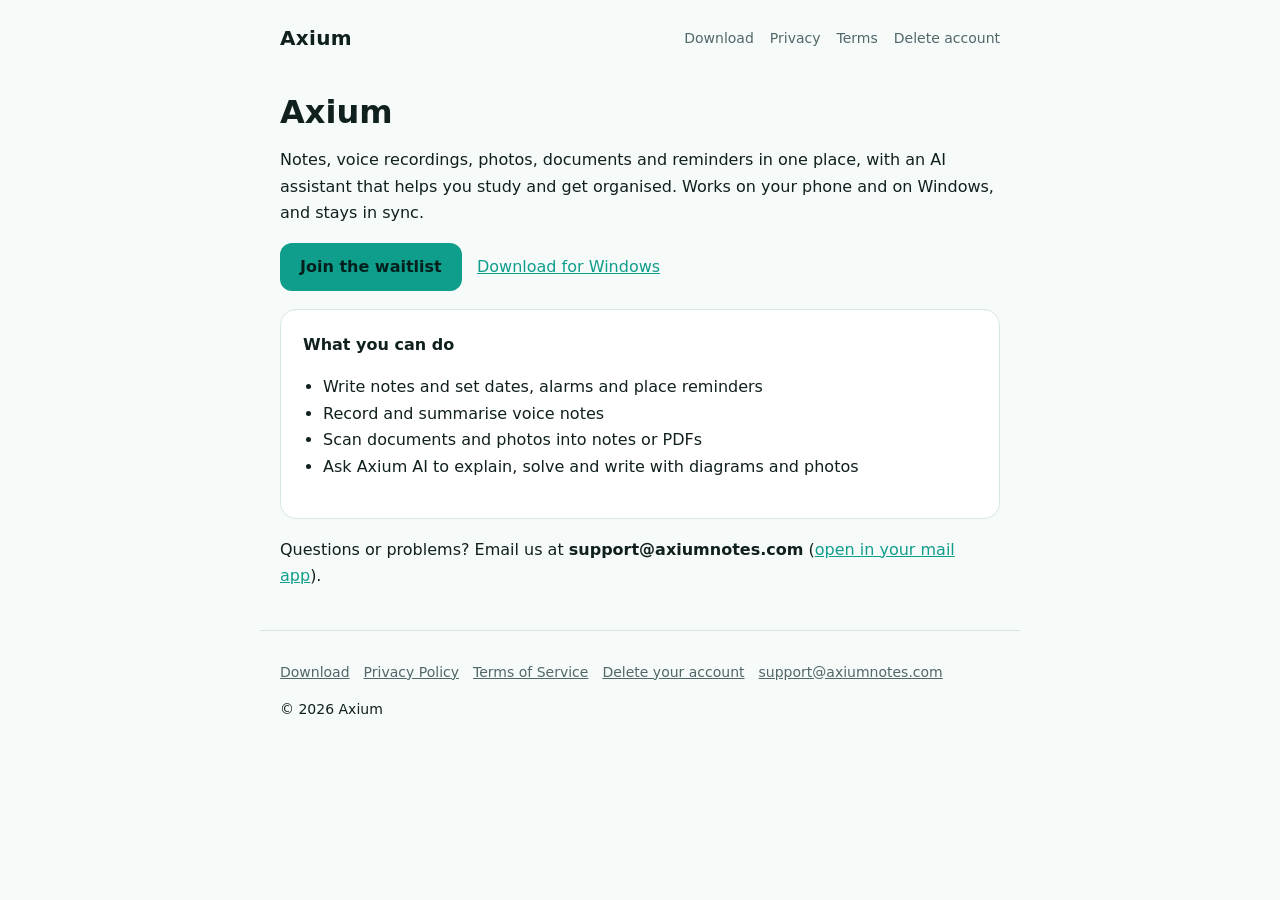
<file: index.html>
<!doctype html>
<html lang="en"><head><meta charset="utf-8"><meta name="viewport" content="width=device-width,initial-scale=1">
<title>Axium – notes, reminders and AI</title><meta name="description" content="Axium notes app"><link rel="stylesheet" href="/style.css"></head>
<body><header><a class="logo" href="/">Axium</a><nav><a href="/download.html">Download</a><a href="/privacy.html">Privacy</a><a href="/terms.html">Terms</a><a href="/delete-account.html">Delete account</a></nav></header>
<main>
<h1>Axium</h1><p>Notes, voice recordings, photos, documents and reminders in one place, with an AI assistant that helps you study and get organised. Works on your phone and on Windows, and stays in sync.</p>
<p><a class="btn" href="/waitlist.html">Join the waitlist</a> &nbsp; <a href="/download.html">Download for Windows</a></p>
<div class="card"><b>What you can do</b><ul><li>Write notes and set dates, alarms and place reminders</li><li>Record and summarise voice notes</li><li>Scan documents and photos into notes or PDFs</li><li>Ask Axium AI to explain, solve and write with diagrams and photos</li></ul></div>
<p>Questions or problems? Email us at <b>support@axiumnotes.com</b> (<a href="mailto:support@axiumnotes.com">open in your mail app</a>).</p></main>
<footer><a href="/download.html">Download</a><a href="/privacy.html">Privacy Policy</a><a href="/terms.html">Terms of Service</a><a href="/delete-account.html">Delete your account</a><a href="mailto:support@axiumnotes.com">support@axiumnotes.com</a><p>© 2026 Axium</p></footer></body></html>
</file>
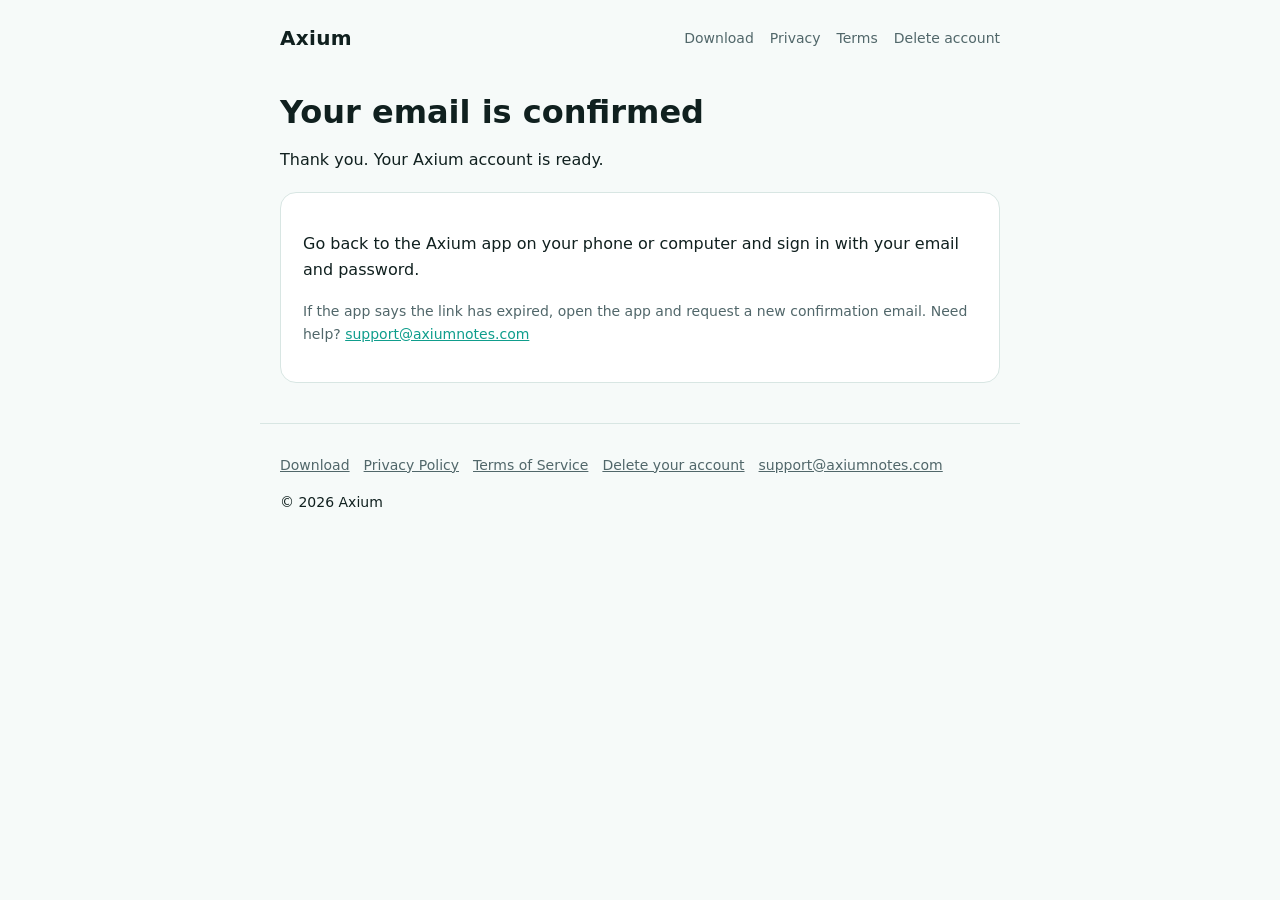
<file: confirmed.html>
<!doctype html>
<html lang="en"><head><meta charset="utf-8"><meta name="viewport" content="width=device-width,initial-scale=1">
<title>Email confirmed – Axium</title><meta name="description" content=""><link rel="stylesheet" href="/style.css"></head>
<body><header><a class="logo" href="/">Axium</a><nav><a href="/download.html">Download</a><a href="/privacy.html">Privacy</a><a href="/terms.html">Terms</a><a href="/delete-account.html">Delete account</a></nav></header>
<main>
<h1>Your email is confirmed</h1><p>Thank you. Your Axium account is ready.</p>
<div class="card"><p>Go back to the Axium app on your phone or computer and sign in with your email and password.</p><p class="mut">If the app says the link has expired, open the app and request a new confirmation email. Need help? <a href="mailto:support@axiumnotes.com">support@axiumnotes.com</a></p></div></main>
<footer><a href="/download.html">Download</a><a href="/privacy.html">Privacy Policy</a><a href="/terms.html">Terms of Service</a><a href="/delete-account.html">Delete your account</a><a href="mailto:support@axiumnotes.com">support@axiumnotes.com</a><p>© 2026 Axium</p></footer></body></html>
</file>
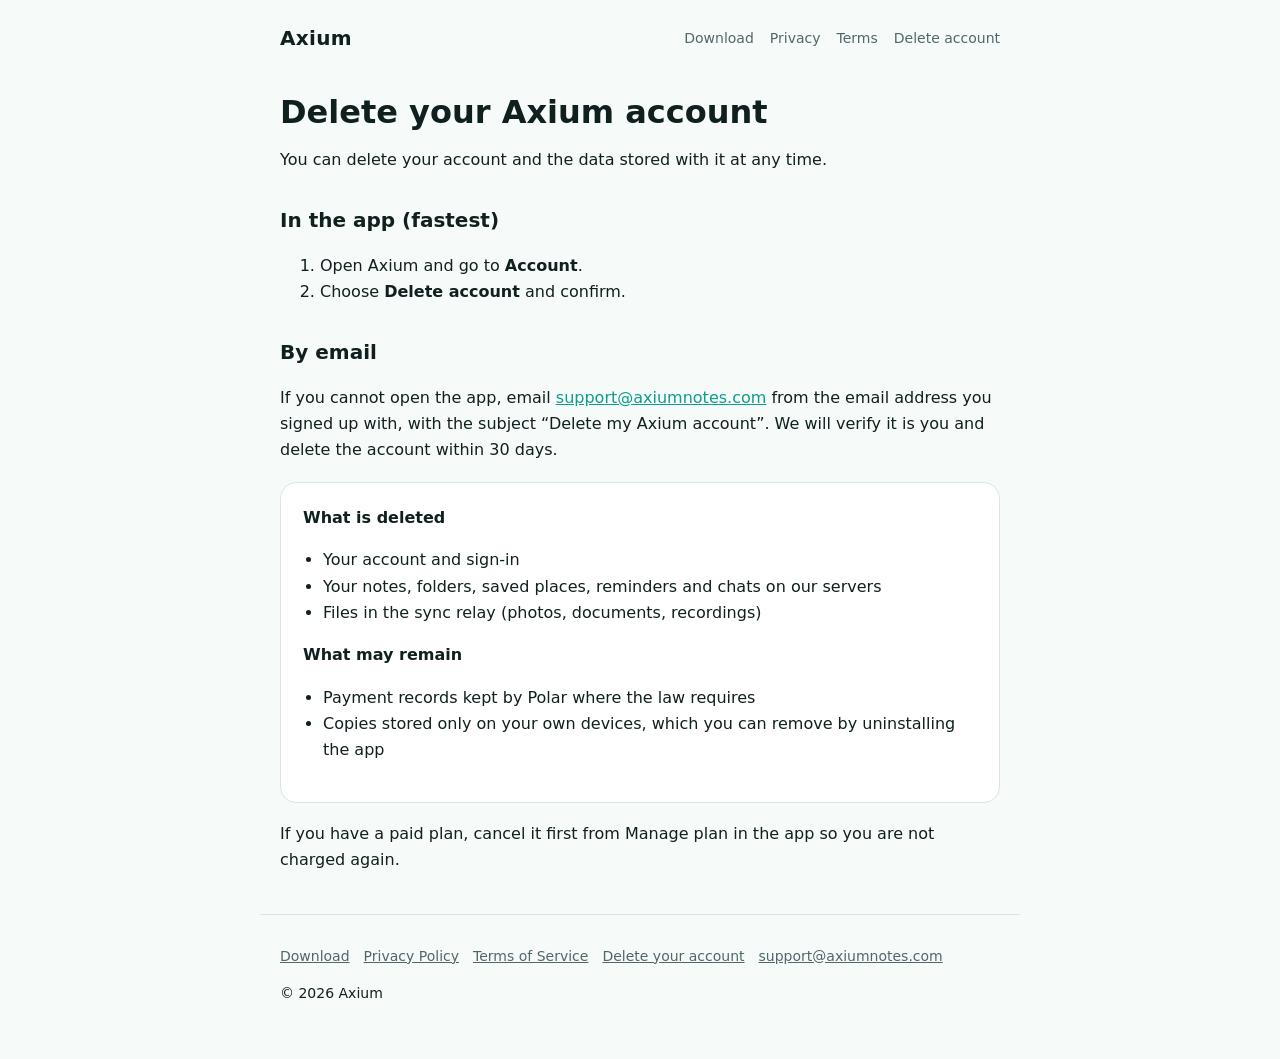
<file: delete-account.html>
<!doctype html>
<html lang="en"><head><meta charset="utf-8"><meta name="viewport" content="width=device-width,initial-scale=1">
<title>Delete your account – Axium</title><meta name="description" content="How to delete your Axium account and data"><link rel="stylesheet" href="/style.css"></head>
<body><header><a class="logo" href="/">Axium</a><nav><a href="/download.html">Download</a><a href="/privacy.html">Privacy</a><a href="/terms.html">Terms</a><a href="/delete-account.html">Delete account</a></nav></header>
<main>
<h1>Delete your Axium account</h1>
<p>You can delete your account and the data stored with it at any time.</p>
<h2>In the app (fastest)</h2><ol><li>Open Axium and go to <b>Account</b>.</li><li>Choose <b>Delete account</b> and confirm.</li></ol>
<h2>By email</h2><p>If you cannot open the app, email <a href="mailto:support@axiumnotes.com?subject=Delete%20my%20Axium%20account">support@axiumnotes.com</a> from the email address you signed up with, with the subject “Delete my Axium account”. We will verify it is you and delete the account within 30 days.</p>
<div class="card"><b>What is deleted</b><ul><li>Your account and sign-in</li><li>Your notes, folders, saved places, reminders and chats on our servers</li><li>Files in the sync relay (photos, documents, recordings)</li></ul>
<b>What may remain</b><ul><li>Payment records kept by Polar where the law requires</li><li>Copies stored only on your own devices, which you can remove by uninstalling the app</li></ul></div>
<p>If you have a paid plan, cancel it first from Manage plan in the app so you are not charged again.</p></main>
<footer><a href="/download.html">Download</a><a href="/privacy.html">Privacy Policy</a><a href="/terms.html">Terms of Service</a><a href="/delete-account.html">Delete your account</a><a href="mailto:support@axiumnotes.com">support@axiumnotes.com</a><p>© 2026 Axium</p></footer></body></html>
</file>
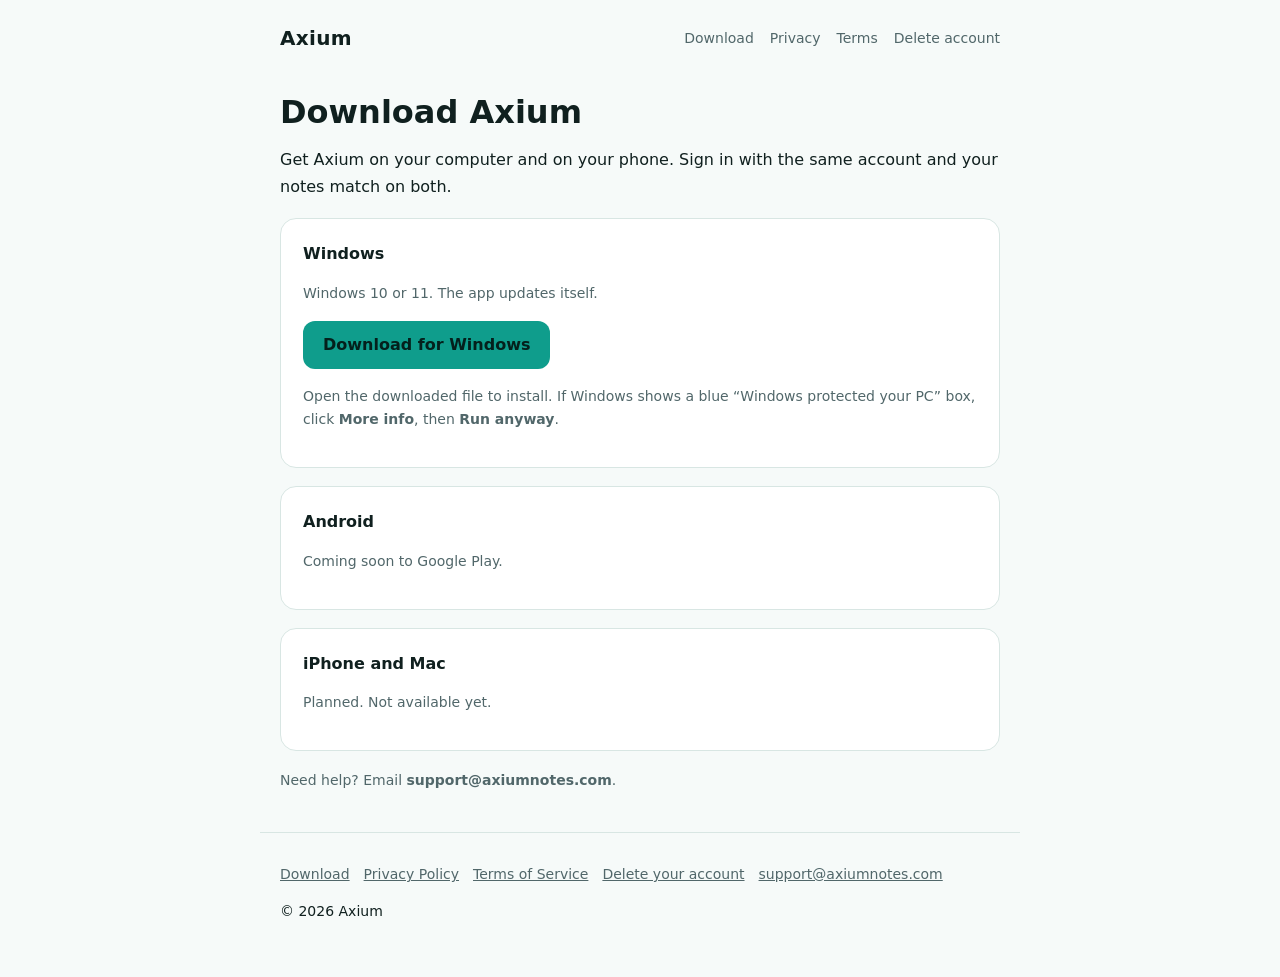
<file: download.html>
<!doctype html>
<html lang="en"><head><meta charset="utf-8"><meta name="viewport" content="width=device-width,initial-scale=1">
<title>Download Axium</title><meta name="description" content=""><link rel="stylesheet" href="/style.css"></head>
<body><header><a class="logo" href="/">Axium</a><nav><a href="/download.html">Download</a><a href="/privacy.html">Privacy</a><a href="/terms.html">Terms</a><a href="/delete-account.html">Delete account</a></nav></header>
<main>
<h1>Download Axium</h1>
<p>Get Axium on your computer and on your phone. Sign in with the same account and your notes match on both.</p>
<div class="card"><b>Windows</b>
<p class="mut">Windows 10 or 11. The app updates itself.</p>
<p><a class="btn" id="dl" href="https://github.com/harshanaabishek-2004/mynotes-releases/releases/latest">Download for Windows</a></p><p class="mut" id="ver"></p>
<p class="mut">Open the downloaded file to install. If Windows shows a blue “Windows protected your PC” box, click <b>More info</b>, then <b>Run anyway</b>.</p></div>
<div class="card"><b>Android</b>
<p class="mut">Coming soon to Google Play.</p></div>
<div class="card"><b>iPhone and Mac</b>
<p class="mut">Planned. Not available yet.</p></div>
<p class="mut">Need help? Email <b>support@axiumnotes.com</b>.</p>
<script>
(function(){
fetch("https://api.github.com/repos/harshanaabishek-2004/mynotes-releases/releases/latest")
.then(function(r){return r.json()})
.then(function(j){
  var a=(j.assets||[]).filter(function(x){return /\.msi$/i.test(x.name)})[0];
  if(a){document.getElementById("dl").href=a.browser_download_url;
    document.getElementById("ver").textContent="Latest version: "+(j.tag_name||"").replace(/^v/,"");}
}).catch(function(){});
})();
</script></main>
<footer><a href="/download.html">Download</a><a href="/privacy.html">Privacy Policy</a><a href="/terms.html">Terms of Service</a><a href="/delete-account.html">Delete your account</a><a href="mailto:support@axiumnotes.com">support@axiumnotes.com</a><p>© 2026 Axium</p></footer></body></html>
</file>
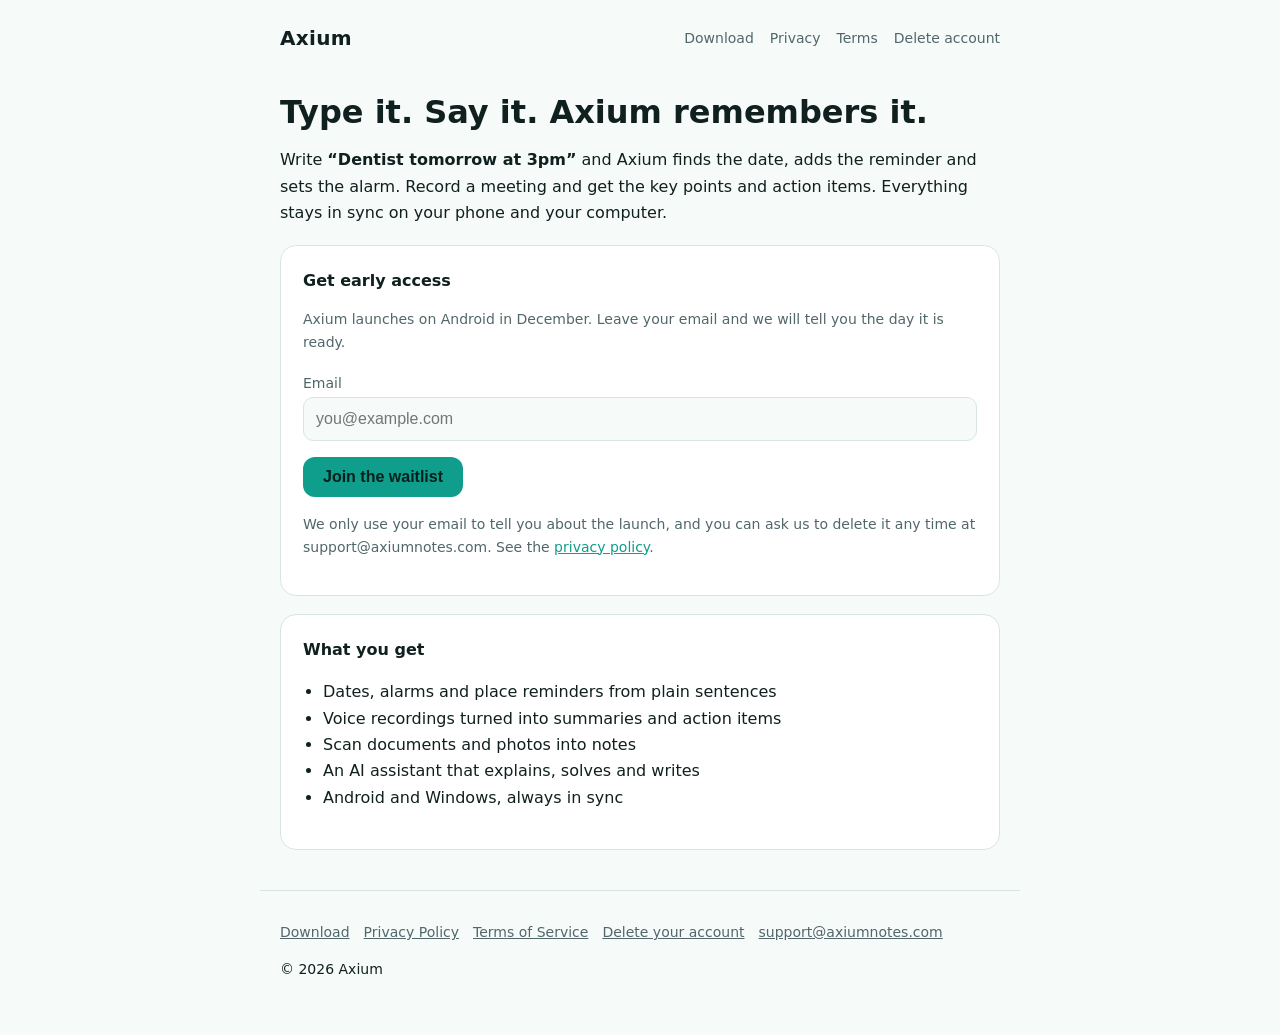
<file: new waitlist.html>
<!doctype html>
<html lang="en"><head><meta charset="utf-8"><meta name="viewport" content="width=device-width,initial-scale=1">
<title>Join the Axium waitlist</title><meta name="description" content="Axium turns what you type or say into reminders, alarms and summaries. Join the waitlist for the launch."><link rel="stylesheet" href="/style.css"></head>
<body><header><a class="logo" href="/">Axium</a><nav><a href="/download.html">Download</a><a href="/privacy.html">Privacy</a><a href="/terms.html">Terms</a><a href="/delete-account.html">Delete account</a></nav></header>
<main>
<h1>Type it. Say it. Axium remembers it.</h1>
<p>Write <b>“Dentist tomorrow at 3pm”</b> and Axium finds the date, adds the reminder and sets the alarm. Record a meeting and get the key points and action items. Everything stays in sync on your phone and your computer.</p>
<div class="card" id="box">
<b>Get early access</b>
<p class="mut">Axium launches on Android in December. Leave your email and we will tell you the day it is ready.</p>
<form id="f">
<p><label for="em" class="mut">Email</label><br><input id="em" type="email" autocomplete="email" required maxlength="200" placeholder="you@example.com" style="width:100%;padding:12px;border-radius:10px;border:1px solid var(--line);background:var(--bg);color:var(--text);font-size:16px"></p>
<p><button class="btn" id="go" type="submit" style="border:0;cursor:pointer;font-size:16px">Join the waitlist</button></p>
<p class="mut" id="msg" role="status"></p>
</form>
<p class="mut">We only use your email to tell you about the launch, and you can ask us to delete it any time at support@axiumnotes.com. See the <a href="/privacy.html">privacy policy</a>.</p>
</div>
<div class="card"><b>What you get</b><ul><li>Dates, alarms and place reminders from plain sentences</li><li>Voice recordings turned into summaries and action items</li><li>Scan documents and photos into notes</li><li>An AI assistant that explains, solves and writes</li><li>Android and Windows, always in sync</li></ul></div>
<script>
(function(){
var URL="https://qxzzrsvssgluujjjcavz.supabase.co",KEY="eyJhbGciOiJIUzI1NiIsInR5cCI6IkpXVCJ9.eyJpc3MiOiJzdXBhYmFzZSIsInJlZiI6InF4enpyc3Zzc2dsdXVqampjYXZ6Iiwicm9sZSI6ImFub24iLCJpYXQiOjE3OTIxNTEwMDUsImV4cCI6MjEwNzcyNzAwNX0.sgMoJZ9m4okjG131yWoy693e7PRnOSyh1r1Zmb2P-60";
var f=document.getElementById("f"),msg=document.getElementById("msg"),go=document.getElementById("go");
var src="";try{src=(new URLSearchParams(location.search).get("src")||"").slice(0,40);}catch(e){}
f.addEventListener("submit",function(e){
  e.preventDefault();
  var em=document.getElementById("em").value.trim();
  go.disabled=true;msg.textContent="Saving…";
  fetch(URL+"/rest/v1/rpc/join_waitlist",{method:"POST",headers:{"apikey":KEY,"Authorization":"Bearer "+KEY,"Content-Type":"application/json"},body:JSON.stringify({p_email:em,p_source:src})})
  .then(function(r){return r.text().then(function(t){return{ok:r.ok,t:t}})})
  .then(function(x){
    if(x.ok){f.innerHTML="<p><b>You are on the list.</b> We will email you when Axium is ready.</p>";}
    else{go.disabled=false;msg.textContent=x.t.indexOf("invalid_email")>=0?"That email does not look right. Please check it.":"Something went wrong. Please try again in a minute.";}
  }).catch(function(){go.disabled=false;msg.textContent="Could not reach the server. Check your connection and try again.";});
});
})();
</script>
</main>
<footer><a href="/download.html">Download</a><a href="/privacy.html">Privacy Policy</a><a href="/terms.html">Terms of Service</a><a href="/delete-account.html">Delete your account</a><a href="mailto:support@axiumnotes.com">support@axiumnotes.com</a><p>© 2026 Axium</p></footer></body></html>
</file>
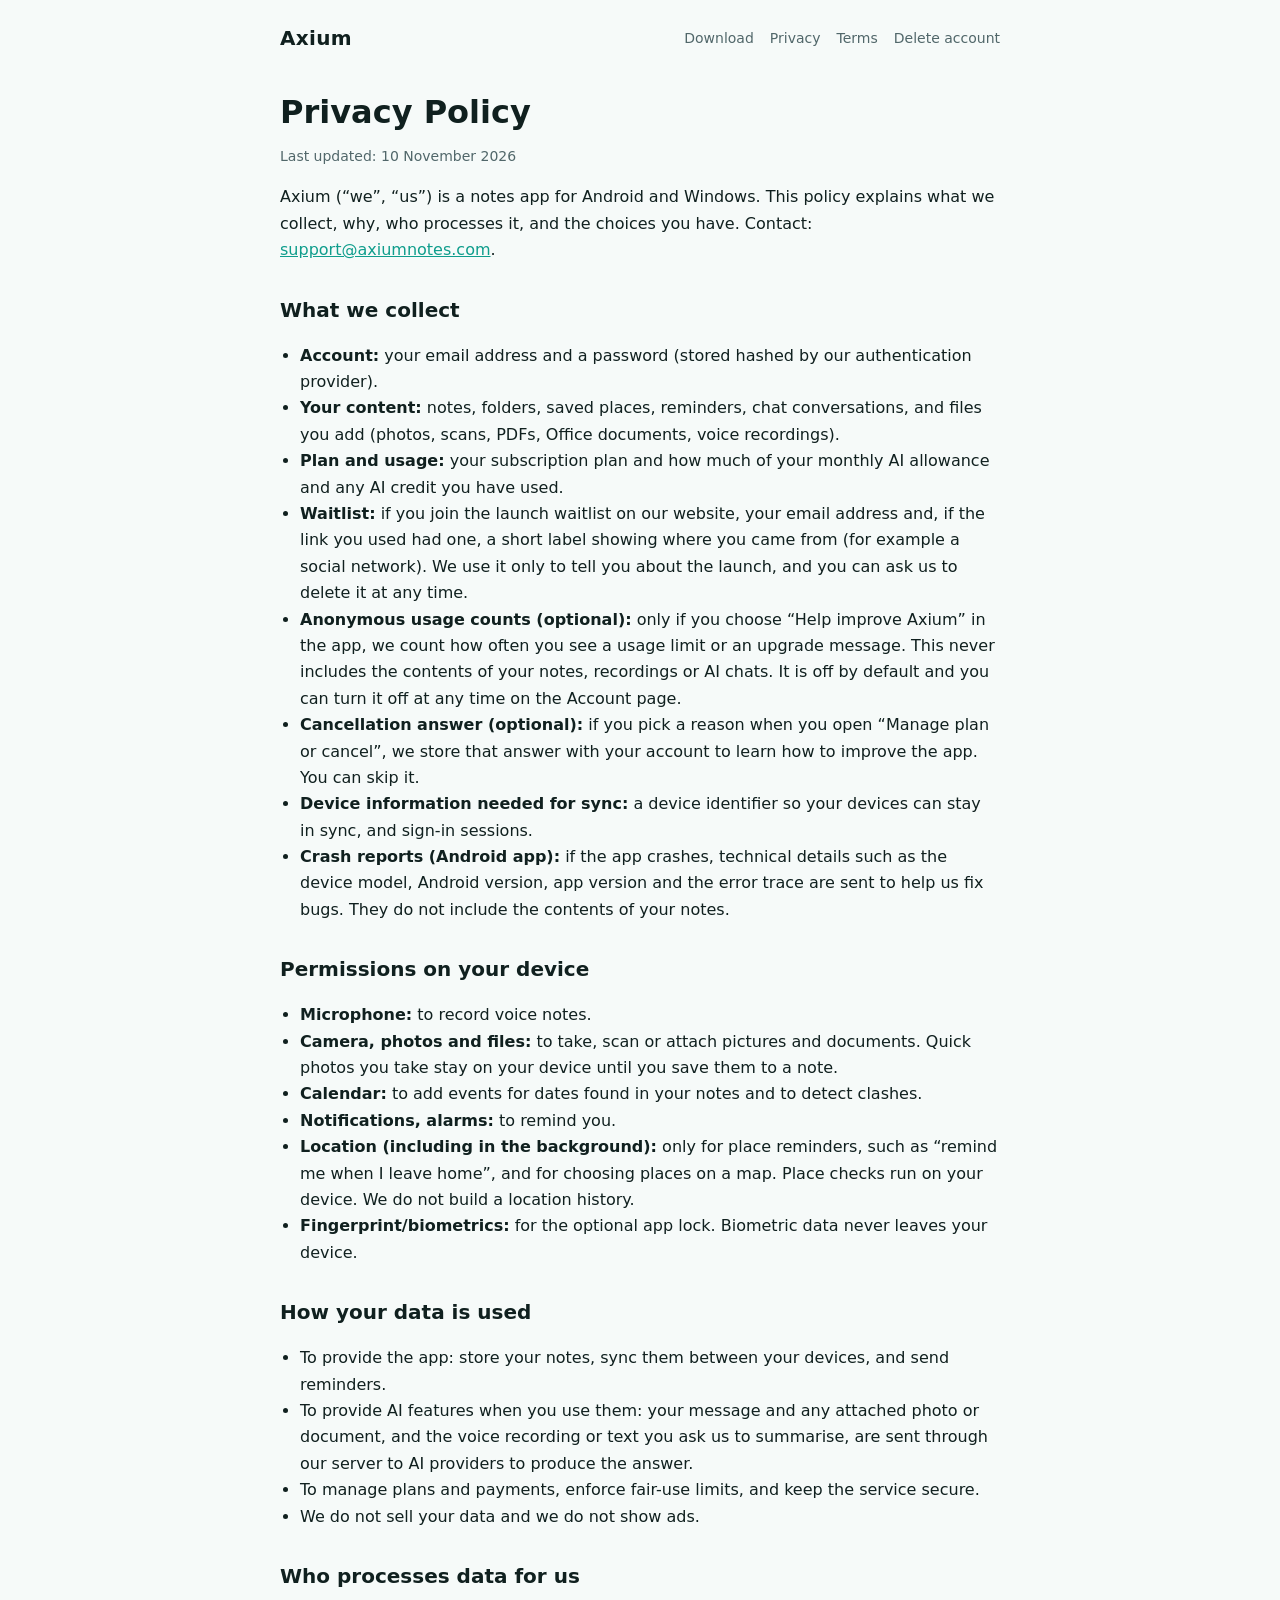
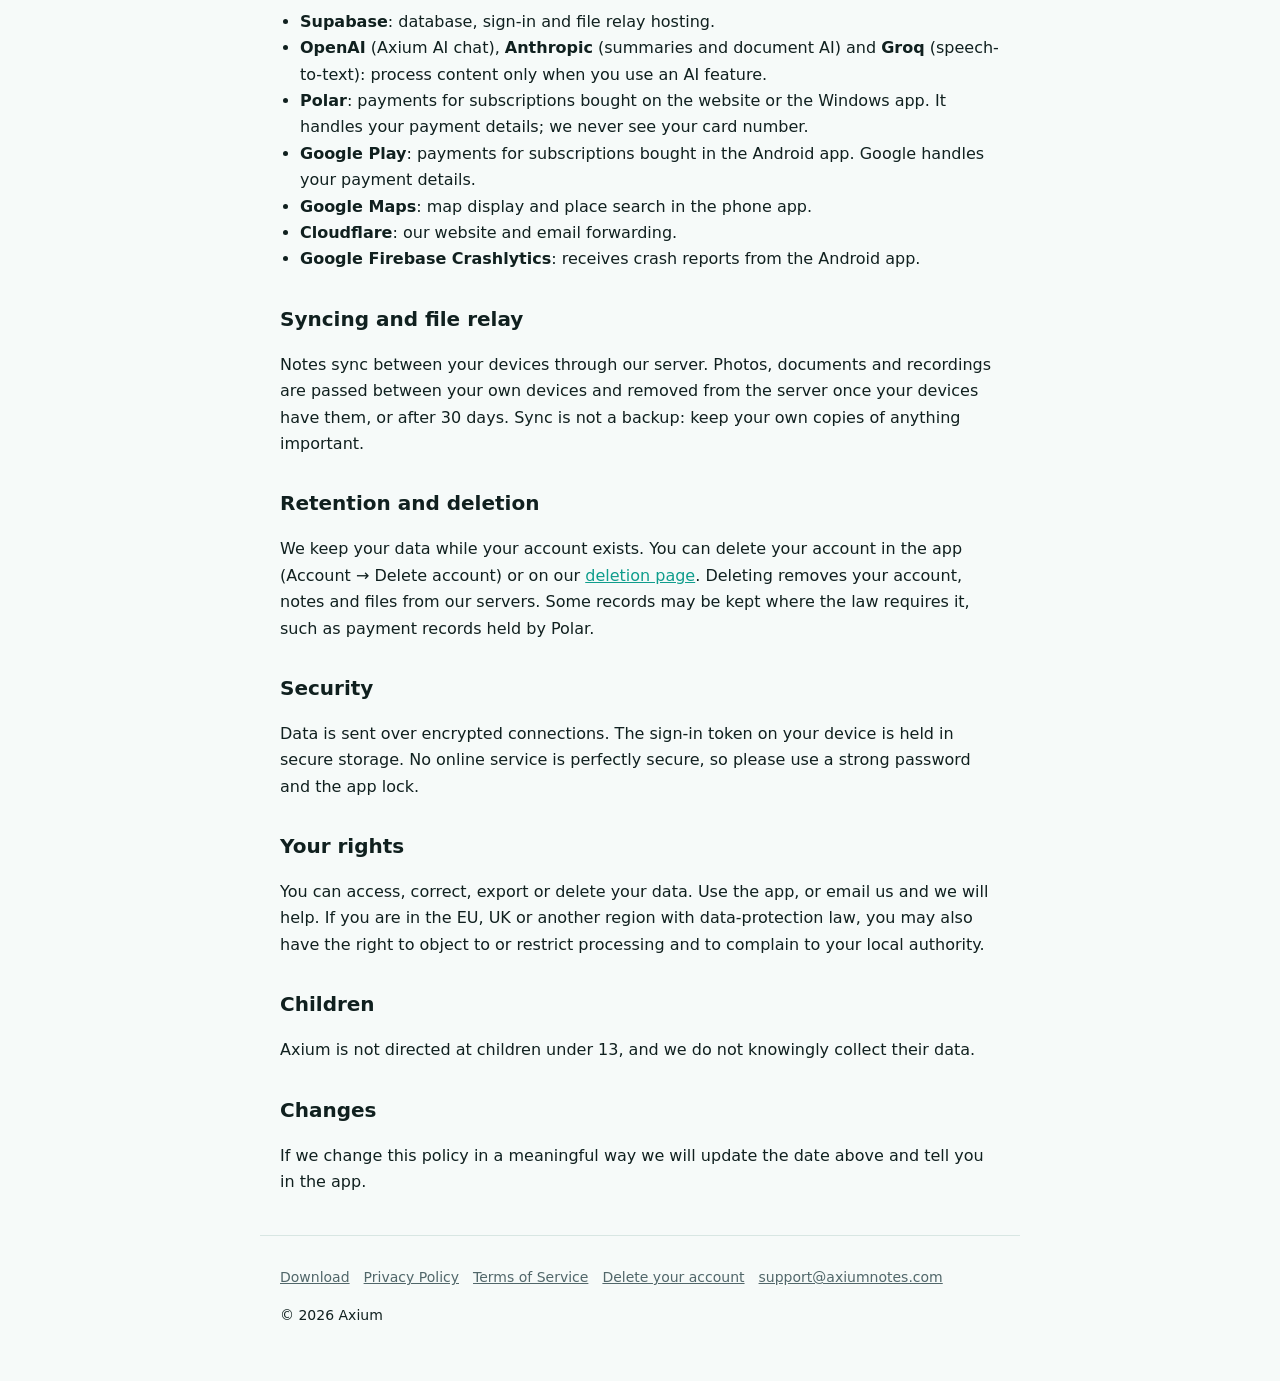
<file: privacy.html>
<!doctype html>
<html lang="en"><head><meta charset="utf-8"><meta name="viewport" content="width=device-width,initial-scale=1">
<title>Privacy Policy – Axium</title><meta name="description" content="How Axium handles your data"><link rel="stylesheet" href="/style.css"></head>
<body><header><a class="logo" href="/">Axium</a><nav><a href="/download.html">Download</a><a href="/privacy.html">Privacy</a><a href="/terms.html">Terms</a><a href="/delete-account.html">Delete account</a></nav></header>
<main>
<h1>Privacy Policy</h1><p class="mut">Last updated: 10 November 2026</p>
<p>Axium (“we”, “us”) is a notes app for Android and Windows. This policy explains what we collect, why, who processes it, and the choices you have. Contact: <a href="mailto:support@axiumnotes.com">support@axiumnotes.com</a>.</p>
<h2>What we collect</h2><ul>
<li><b>Account:</b> your email address and a password (stored hashed by our authentication provider).</li>
<li><b>Your content:</b> notes, folders, saved places, reminders, chat conversations, and files you add (photos, scans, PDFs, Office documents, voice recordings).</li>
<li><b>Plan and usage:</b> your subscription plan and how much of your monthly AI allowance and any AI credit you have used.</li>
<li><b>Waitlist:</b> if you join the launch waitlist on our website, your email address and, if the link you used had one, a short label showing where you came from (for example a social network). We use it only to tell you about the launch, and you can ask us to delete it at any time.</li>
<li><b>Anonymous usage counts (optional):</b> only if you choose “Help improve Axium” in the app, we count how often you see a usage limit or an upgrade message. This never includes the contents of your notes, recordings or AI chats. It is off by default and you can turn it off at any time on the Account page.</li>
<li><b>Cancellation answer (optional):</b> if you pick a reason when you open “Manage plan or cancel”, we store that answer with your account to learn how to improve the app. You can skip it.</li>
<li><b>Device information needed for sync:</b> a device identifier so your devices can stay in sync, and sign-in sessions.</li>
<li><b>Crash reports (Android app):</b> if the app crashes, technical details such as the device model, Android version, app version and the error trace are sent to help us fix bugs. They do not include the contents of your notes.</li></ul>
<h2>Permissions on your device</h2><ul>
<li><b>Microphone:</b> to record voice notes.</li>
<li><b>Camera, photos and files:</b> to take, scan or attach pictures and documents. Quick photos you take stay on your device until you save them to a note.</li>
<li><b>Calendar:</b> to add events for dates found in your notes and to detect clashes.</li>
<li><b>Notifications, alarms:</b> to remind you.</li>
<li><b>Location (including in the background):</b> only for place reminders, such as “remind me when I leave home”, and for choosing places on a map. Place checks run on your device. We do not build a location history.</li>
<li><b>Fingerprint/biometrics:</b> for the optional app lock. Biometric data never leaves your device.</li></ul>
<h2>How your data is used</h2><ul>
<li>To provide the app: store your notes, sync them between your devices, and send reminders.</li>
<li>To provide AI features when you use them: your message and any attached photo or document, and the voice recording or text you ask us to summarise, are sent through our server to AI providers to produce the answer.</li>
<li>To manage plans and payments, enforce fair-use limits, and keep the service secure.</li>
<li>We do not sell your data and we do not show ads.</li></ul>
<h2>Who processes data for us</h2><ul>
<li><b>Supabase</b>: database, sign-in and file relay hosting.</li>
<li><b>OpenAI</b> (Axium AI chat), <b>Anthropic</b> (summaries and document AI) and <b>Groq</b> (speech-to-text): process content only when you use an AI feature.</li>
<li><b>Polar</b>: payments for subscriptions bought on the website or the Windows app. It handles your payment details; we never see your card number.</li>
<li><b>Google Play</b>: payments for subscriptions bought in the Android app. Google handles your payment details.</li>
<li><b>Google Maps</b>: map display and place search in the phone app.</li>
<li><b>Cloudflare</b>: our website and email forwarding.</li>
<li><b>Google Firebase Crashlytics</b>: receives crash reports from the Android app.</li></ul>
<h2>Syncing and file relay</h2><p>Notes sync between your devices through our server. Photos, documents and recordings are passed between your own devices and removed from the server once your devices have them, or after 30 days. Sync is not a backup: keep your own copies of anything important.</p>
<h2>Retention and deletion</h2><p>We keep your data while your account exists. You can delete your account in the app (Account → Delete account) or on our <a href="/delete-account.html">deletion page</a>. Deleting removes your account, notes and files from our servers. Some records may be kept where the law requires it, such as payment records held by Polar.</p>
<h2>Security</h2><p>Data is sent over encrypted connections. The sign-in token on your device is held in secure storage. No online service is perfectly secure, so please use a strong password and the app lock.</p>
<h2>Your rights</h2><p>You can access, correct, export or delete your data. Use the app, or email us and we will help. If you are in the EU, UK or another region with data-protection law, you may also have the right to object to or restrict processing and to complain to your local authority.</p>
<h2>Children</h2><p>Axium is not directed at children under 13, and we do not knowingly collect their data.</p>
<h2>Changes</h2><p>If we change this policy in a meaningful way we will update the date above and tell you in the app.</p></main>
<footer><a href="/download.html">Download</a><a href="/privacy.html">Privacy Policy</a><a href="/terms.html">Terms of Service</a><a href="/delete-account.html">Delete your account</a><a href="mailto:support@axiumnotes.com">support@axiumnotes.com</a><p>© 2026 Axium</p></footer></body></html>
</file>
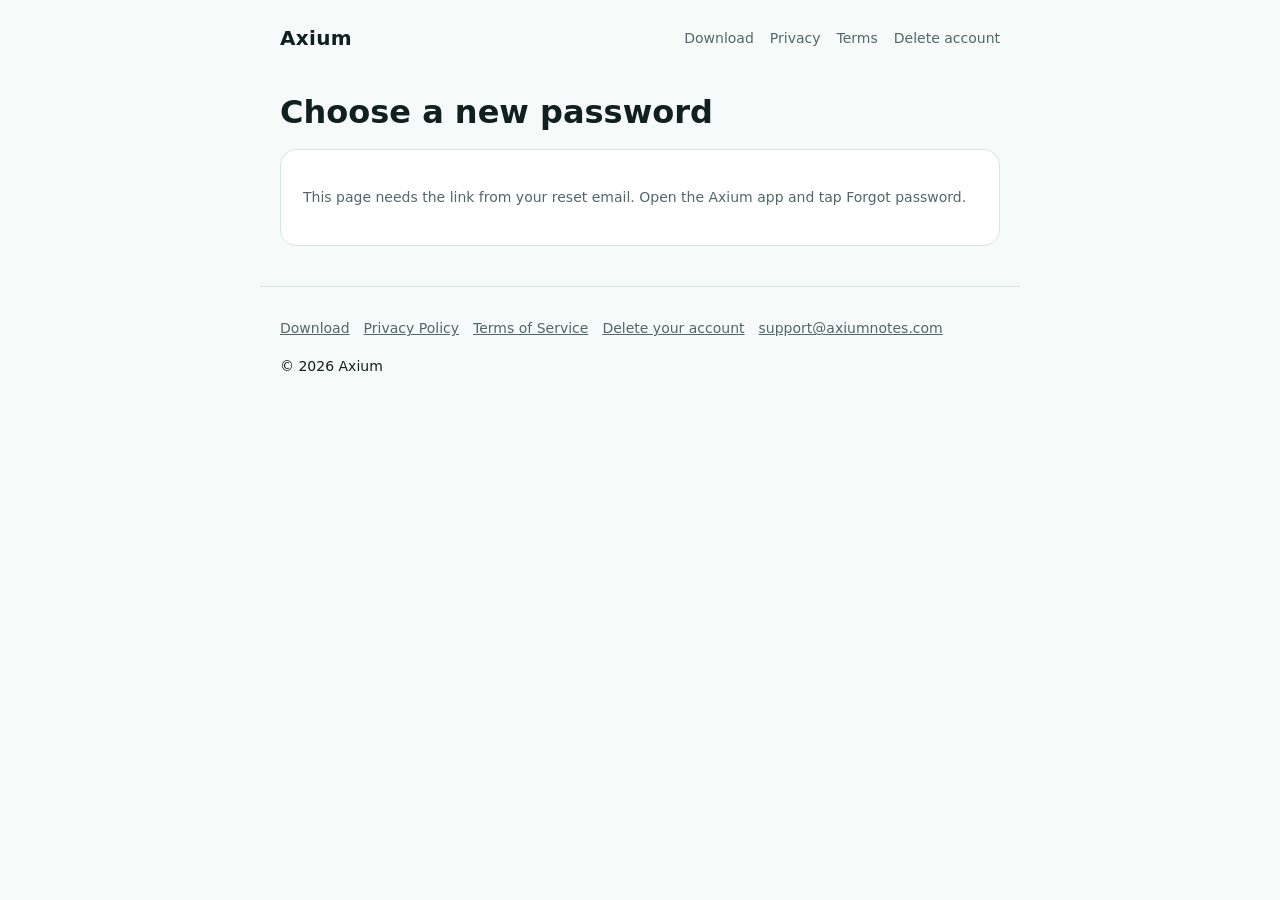
<file: reset-password.html>
<!doctype html>
<html lang="en"><head><meta charset="utf-8"><meta name="viewport" content="width=device-width,initial-scale=1">
<title>Choose a new password – Axium</title><meta name="description" content=""><link rel="stylesheet" href="/style.css"></head>
<body><header><a class="logo" href="/">Axium</a><nav><a href="/download.html">Download</a><a href="/privacy.html">Privacy</a><a href="/terms.html">Terms</a><a href="/delete-account.html">Delete account</a></nav></header>
<main>
<h1>Choose a new password</h1>
<div class="card" id="box">
<p id="msg" class="mut">Checking your reset link…</p>
<form id="f" style="display:none">
<p><label for="p1">New password</label><br><input id="p1" type="password" minlength="8" autocomplete="new-password" required style="width:100%;padding:11px;border-radius:10px;border:1px solid var(--line);background:var(--bg);color:var(--text);font-size:16px"></p>
<p><label for="p2">Repeat new password</label><br><input id="p2" type="password" minlength="8" autocomplete="new-password" required style="width:100%;padding:11px;border-radius:10px;border:1px solid var(--line);background:var(--bg);color:var(--text);font-size:16px"></p>
<p><button class="btn" id="go" type="submit" style="border:0;cursor:pointer;font-size:16px">Save new password</button></p>
<p class="mut">At least 8 characters.</p>
</form></div>
<script>
(function(){
var URL="https://qxzzrsvssgluujjjcavz.supabase.co",KEY="eyJhbGciOiJIUzI1NiIsInR5cCI6IkpXVCJ9.eyJpc3MiOiJzdXBhYmFzZSIsInJlZiI6InF4enpyc3Zzc2dsdXVqampjYXZ6Iiwicm9sZSI6ImFub24iLCJpYXQiOjE3OTIxNTEwMDUsImV4cCI6MjEwNzcyNzAwNX0.sgMoJZ9m4okjG131yWoy693e7PRnOSyh1r1Zmb2P-60";
var h=new URLSearchParams(location.hash.replace(/^#/,"")),tok=h.get("access_token"),err=h.get("error_description")||h.get("error");
var msg=document.getElementById("msg"),f=document.getElementById("f");
try{history.replaceState(null,"",location.pathname);}catch(e){}
if(!tok||h.get("type")!=="recovery"){
  msg.textContent=err?"This link has expired or was already used. Open the Axium app and tap Forgot password to get a new one.":"This page needs the link from your reset email. Open the Axium app and tap Forgot password.";
}else{ msg.style.display="none"; f.style.display="block"; }
f.addEventListener("submit",function(e){
  e.preventDefault();
  var a=document.getElementById("p1").value,b=document.getElementById("p2").value;
  msg.style.display="block";
  if(a.length<8){msg.textContent="Use at least 8 characters.";return;}
  if(a!==b){msg.textContent="The two passwords do not match.";return;}
  var go=document.getElementById("go");go.disabled=true;msg.textContent="Saving…";
  fetch(URL+"/auth/v1/user",{method:"PUT",headers:{"apikey":KEY,"Authorization":"Bearer "+tok,"Content-Type":"application/json"},body:JSON.stringify({password:a})})
  .then(function(r){return r.json().then(function(j){return{ok:r.ok,j:j}})})
  .then(function(x){
    if(x.ok){f.style.display="none";msg.innerHTML="<b>Your password is changed.</b> Go back to the Axium app and sign in with your new password.";}
    else{go.disabled=false;msg.textContent=(x.j&&(x.j.msg||x.j.message))||"Could not change the password. Request a new reset email and try again.";}
  }).catch(function(){go.disabled=false;msg.textContent="Could not reach the server. Check your connection and try again.";});
});
})();
</script>
</main>
<footer><a href="/download.html">Download</a><a href="/privacy.html">Privacy Policy</a><a href="/terms.html">Terms of Service</a><a href="/delete-account.html">Delete your account</a><a href="mailto:support@axiumnotes.com">support@axiumnotes.com</a><p>© 2026 Axium</p></footer></body></html>
</file>
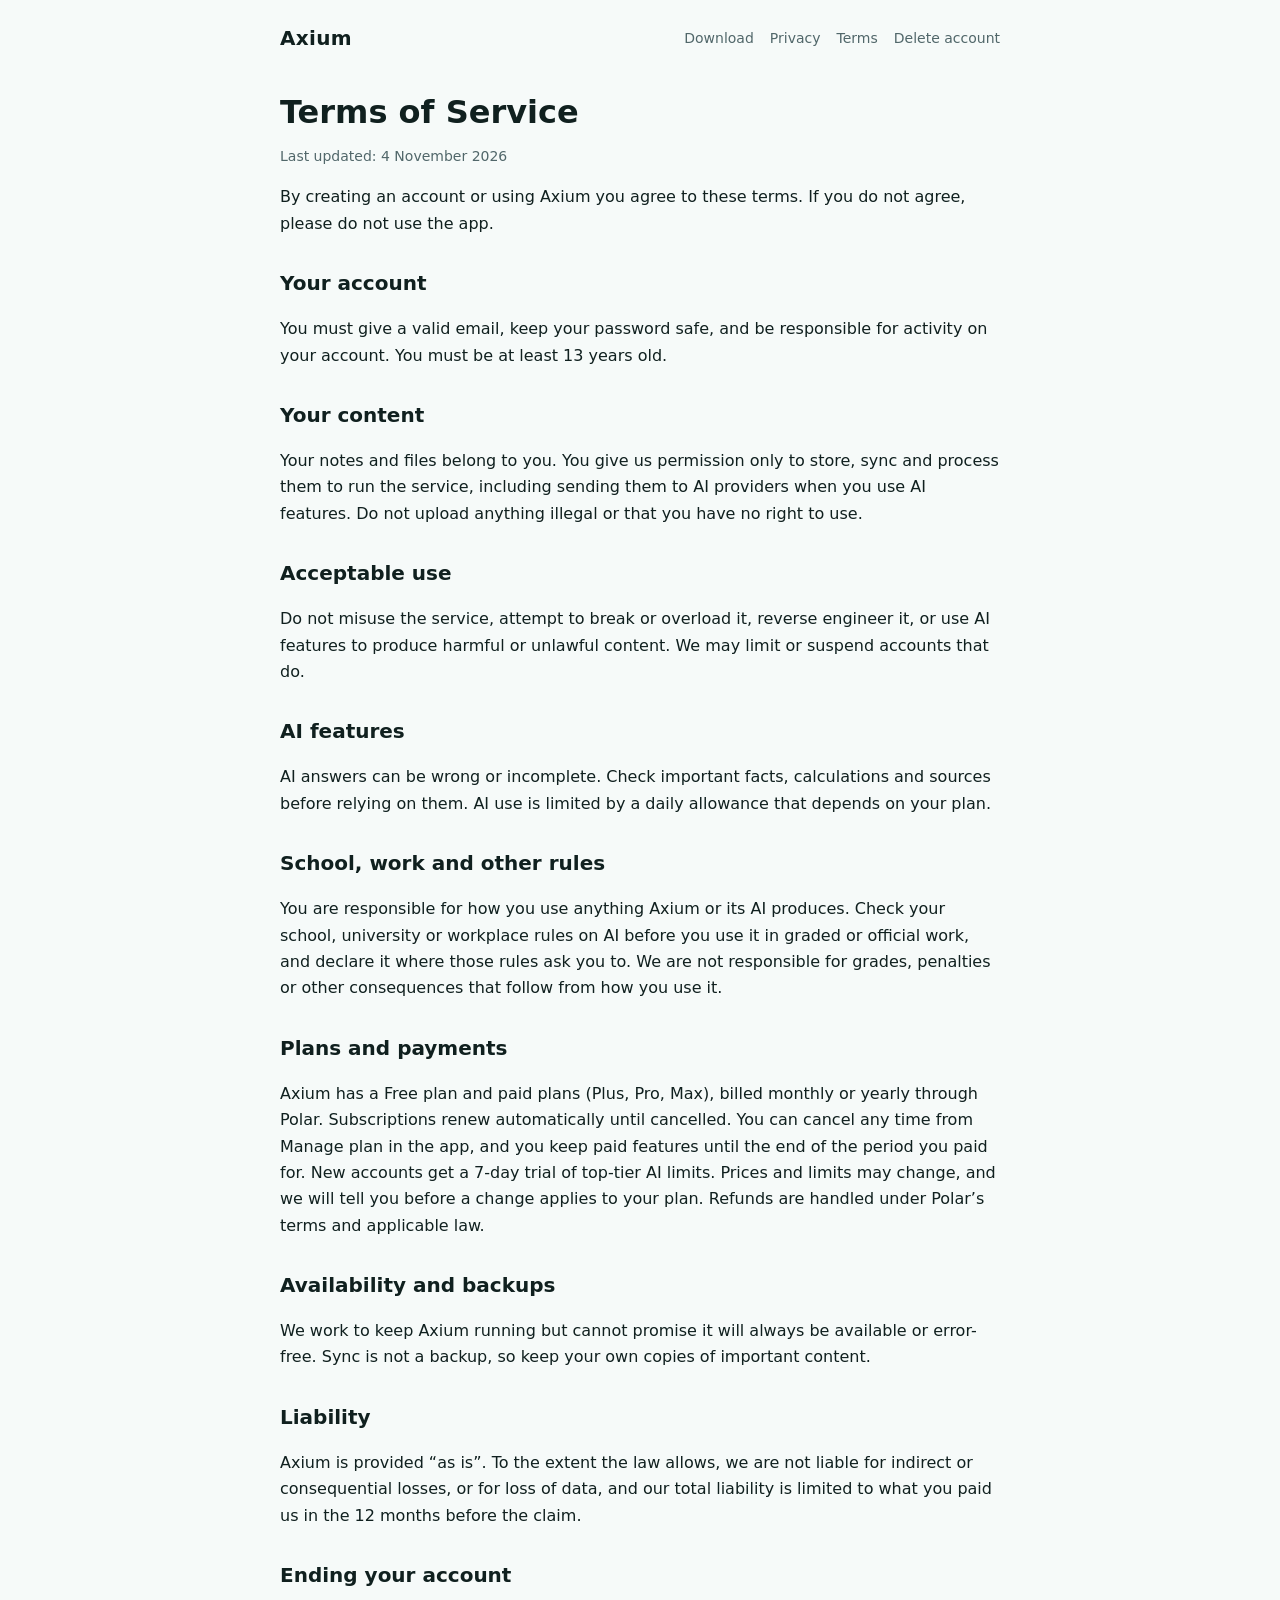
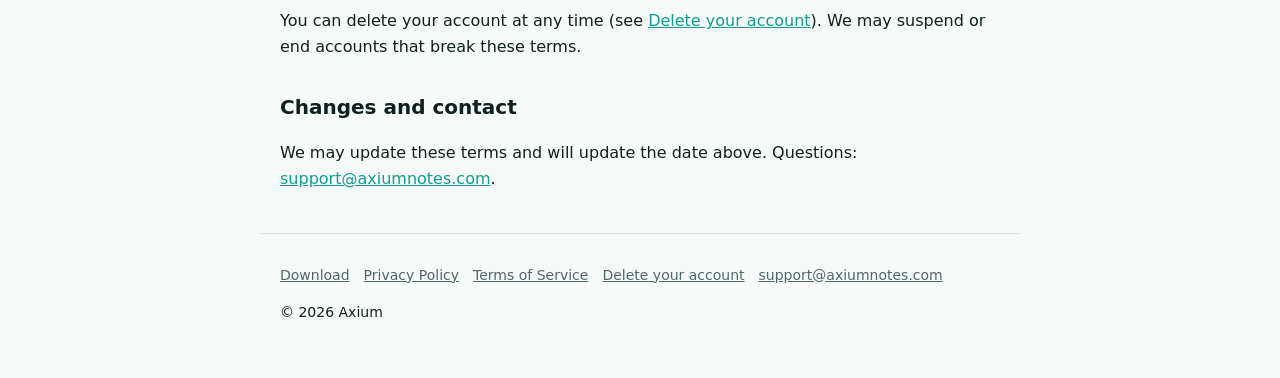
<file: terms.html>
<!doctype html>
<html lang="en"><head><meta charset="utf-8"><meta name="viewport" content="width=device-width,initial-scale=1">
<title>Terms of Service – Axium</title><meta name="description" content="Axium terms"><link rel="stylesheet" href="/style.css"></head>
<body><header><a class="logo" href="/">Axium</a><nav><a href="/download.html">Download</a><a href="/privacy.html">Privacy</a><a href="/terms.html">Terms</a><a href="/delete-account.html">Delete account</a></nav></header>
<main>
<h1>Terms of Service</h1><p class="mut">Last updated: 4 November 2026</p>
<p>By creating an account or using Axium you agree to these terms. If you do not agree, please do not use the app.</p>
<h2>Your account</h2><p>You must give a valid email, keep your password safe, and be responsible for activity on your account. You must be at least 13 years old.</p>
<h2>Your content</h2><p>Your notes and files belong to you. You give us permission only to store, sync and process them to run the service, including sending them to AI providers when you use AI features. Do not upload anything illegal or that you have no right to use.</p>
<h2>Acceptable use</h2><p>Do not misuse the service, attempt to break or overload it, reverse engineer it, or use AI features to produce harmful or unlawful content. We may limit or suspend accounts that do.</p>
<h2>AI features</h2><p>AI answers can be wrong or incomplete. Check important facts, calculations and sources before relying on them. AI use is limited by a daily allowance that depends on your plan.</p>
<h2>School, work and other rules</h2><p>You are responsible for how you use anything Axium or its AI produces. Check your school, university or workplace rules on AI before you use it in graded or official work, and declare it where those rules ask you to. We are not responsible for grades, penalties or other consequences that follow from how you use it.</p>
<h2>Plans and payments</h2><p>Axium has a Free plan and paid plans (Plus, Pro, Max), billed monthly or yearly through Polar. Subscriptions renew automatically until cancelled. You can cancel any time from Manage plan in the app, and you keep paid features until the end of the period you paid for. New accounts get a 7-day trial of top-tier AI limits. Prices and limits may change, and we will tell you before a change applies to your plan. Refunds are handled under Polar’s terms and applicable law.</p>
<h2>Availability and backups</h2><p>We work to keep Axium running but cannot promise it will always be available or error-free. Sync is not a backup, so keep your own copies of important content.</p>
<h2>Liability</h2><p>Axium is provided “as is”. To the extent the law allows, we are not liable for indirect or consequential losses, or for loss of data, and our total liability is limited to what you paid us in the 12 months before the claim.</p>
<h2>Ending your account</h2><p>You can delete your account at any time (see <a href="/delete-account.html">Delete your account</a>). We may suspend or end accounts that break these terms.</p>
<h2>Changes and contact</h2><p>We may update these terms and will update the date above. Questions: <a href="mailto:support@axiumnotes.com">support@axiumnotes.com</a>.</p></main>
<footer><a href="/download.html">Download</a><a href="/privacy.html">Privacy Policy</a><a href="/terms.html">Terms of Service</a><a href="/delete-account.html">Delete your account</a><a href="mailto:support@axiumnotes.com">support@axiumnotes.com</a><p>© 2026 Axium</p></footer></body></html>
</file>
<file: style.css>
:root{--bg:#0b1517;--card:#12201f;--text:#e8f1f0;--mut:#9db3b0;--acc:#2dd4bf;--line:#1f3331}
@media (prefers-color-scheme:light){:root{--bg:#f6faf9;--card:#fff;--text:#10201f;--mut:#51676a;--acc:#0f9d8c;--line:#d8e6e3}}
*{box-sizing:border-box}body{margin:0;background:var(--bg);color:var(--text);font:16px/1.65 system-ui,-apple-system,Segoe UI,Roboto,sans-serif}
header,main,footer{max-width:760px;margin:0 auto;padding:0 20px}
header{display:flex;justify-content:space-between;align-items:center;padding-top:22px;padding-bottom:10px}
header a.logo{font-weight:700;font-size:20px;color:var(--text);text-decoration:none;letter-spacing:.3px}
nav a{color:var(--mut);text-decoration:none;margin-left:16px;font-size:14px}nav a:hover{color:var(--acc)}
h1{font-size:32px;line-height:1.2;margin:28px 0 8px}h2{font-size:20px;margin:30px 0 6px}
p,li{color:var(--text)}.mut{color:var(--mut);font-size:14px}ul{padding-left:20px}
a{color:var(--acc)}.card{background:var(--card);border:1px solid var(--line);border-radius:16px;padding:22px;margin:18px 0}
.btn{display:inline-block;background:var(--acc);color:#04201c;font-weight:600;padding:11px 20px;border-radius:12px;text-decoration:none}
footer{padding-top:30px;padding-bottom:40px;color:var(--mut);font-size:14px;border-top:1px solid var(--line);margin-top:40px}
footer a{color:var(--mut);margin-right:14px}
</file>
